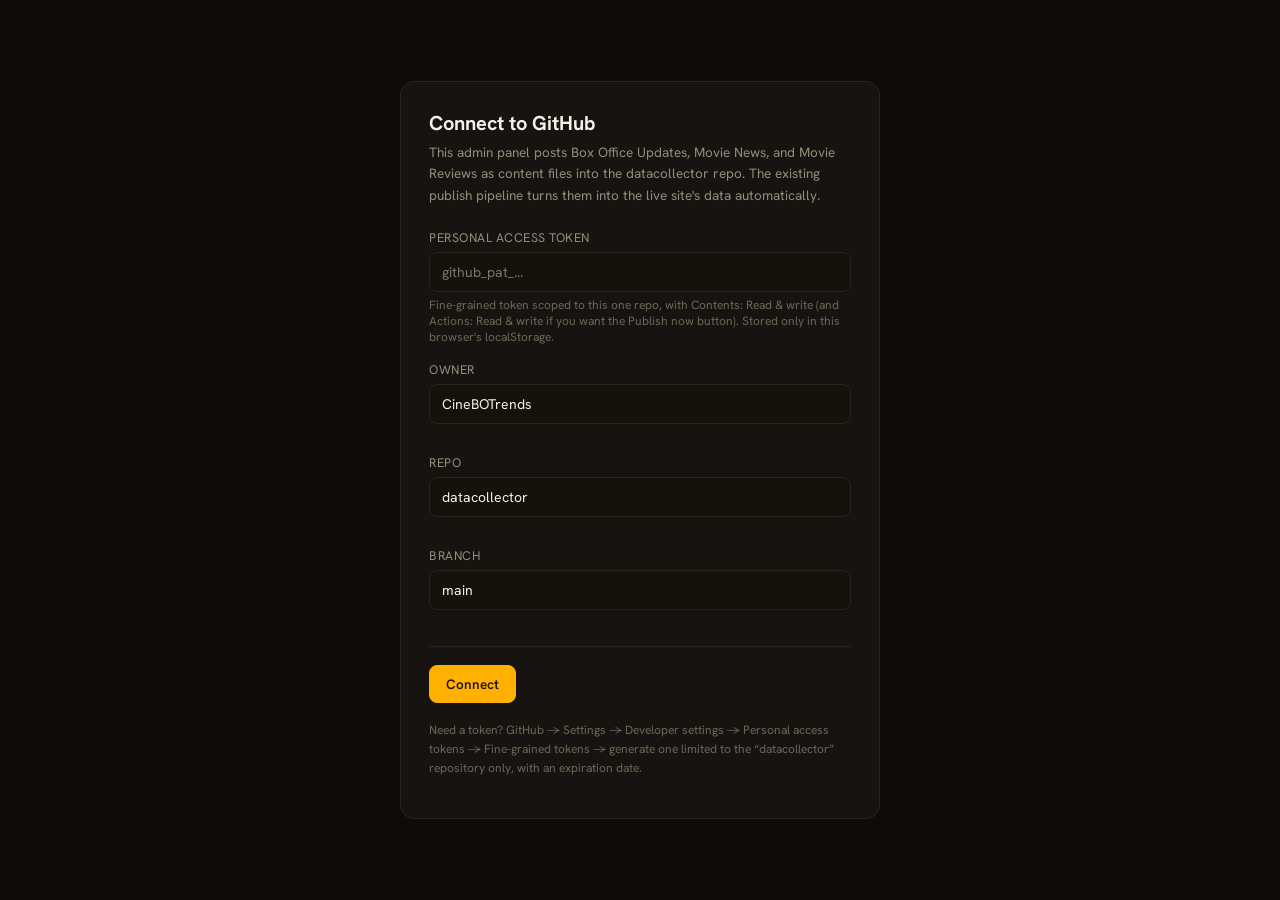
<file: index.html>
<!doctype html>
<html lang="en">
<head>
  <meta charset="utf-8" />
  <meta name="viewport" content="width=device-width, initial-scale=1" />
  <meta name="robots" content="noindex, nofollow" />
  <title>CineBOTrends — Admin</title>
  <link rel="preconnect" href="https://fonts.googleapis.com">
  <link rel="preconnect" href="https://fonts.gstatic.com" crossorigin>
  <link href="https://fonts.googleapis.com/css2?family=Hanken+Grotesk:wght@400;500;600;700&family=JetBrains+Mono:wght@400;500;600;700&display=swap" rel="stylesheet">
  <link rel="stylesheet" href="css/admin.css" />
</head>
<body>
  <div id="app"></div>
  <script src="js/admin.js"></script>
</body>
</html>
</file>
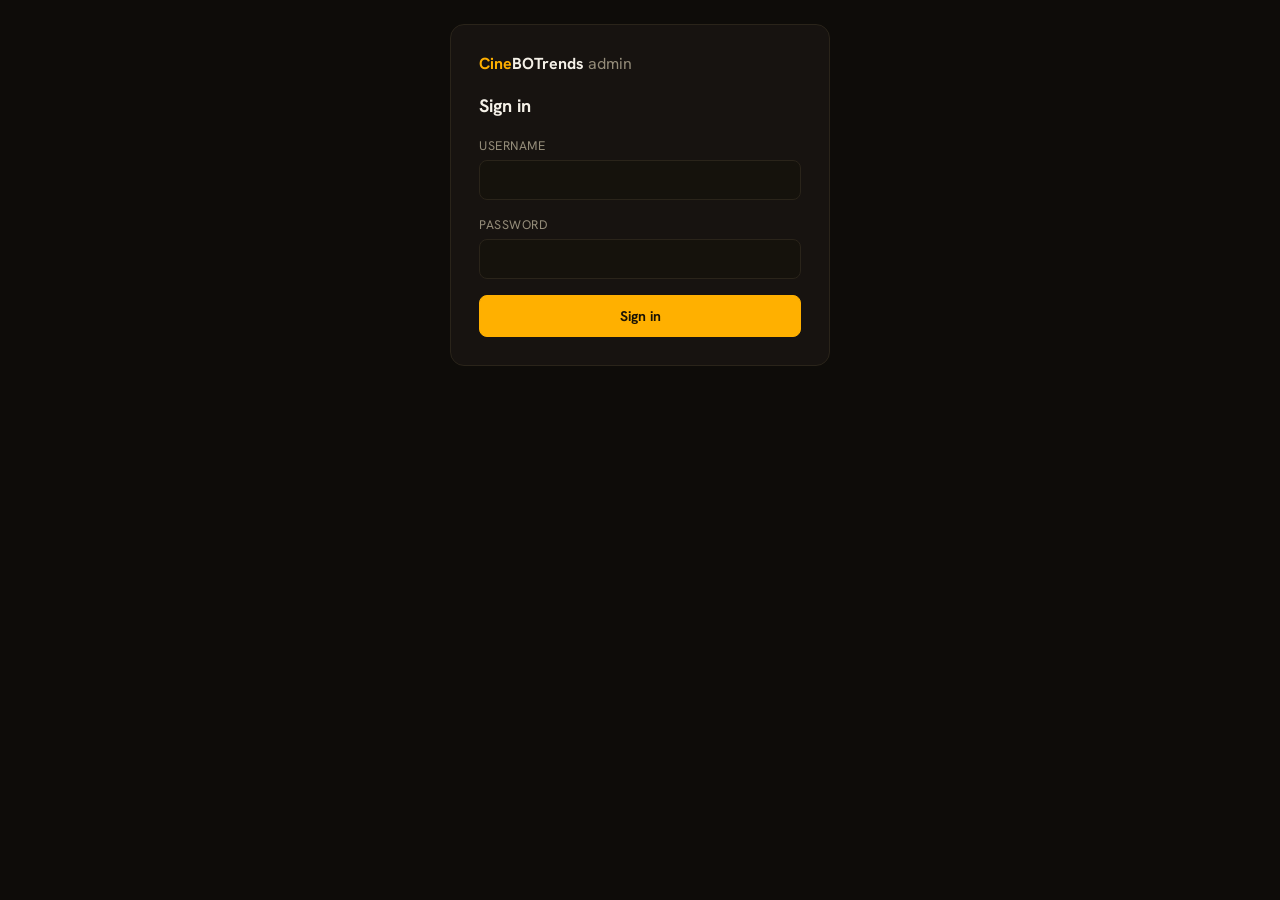
<file: login.html>
<!doctype html>
<html lang="en">
<head>
  <meta charset="utf-8" />
  <meta name="viewport" content="width=device-width, initial-scale=1" />
  <meta name="robots" content="noindex, nofollow" />
  <title>CineBOTrends — Admin Login</title>
  <link rel="preconnect" href="https://fonts.googleapis.com">
  <link rel="preconnect" href="https://fonts.gstatic.com" crossorigin>
  <link href="https://fonts.googleapis.com/css2?family=Hanken+Grotesk:wght@400;500;600;700&display=swap" rel="stylesheet">
  <style>
    :root { --bg:#0E0C09; --card:#171310; --line:#2a241a; --text:#F5F1E8; --muted:#948C79; --gold:#FFB000; }
    * { box-sizing: border-box; }
    html, body { margin: 0; min-height: 100%; background: var(--bg); color: var(--text); font-family: "Hanken Grotesk", system-ui, sans-serif; }
    body { display: flex; align-items: center; justify-content: center; padding: 24px; }
    .card { width: 100%; max-width: 380px; background: var(--card); border: 1px solid var(--line); border-radius: 14px; padding: 28px; }
    .brand { font-weight: 700; font-size: 16px; margin-bottom: 20px; }
    .brand .cine { color: var(--gold); }
    h1 { font-size: 18px; margin: 0 0 20px; }
    label { font-size: 12.5px; color: var(--muted); text-transform: uppercase; letter-spacing: .04em; display: block; margin-bottom: 6px; }
    input {
      width: 100%; background: #15120c; border: 1px solid var(--line); color: var(--text);
      border-radius: 8px; padding: 10px 12px; font-size: 14px; margin-bottom: 16px; font-family: inherit;
    }
    input:focus { outline: none; border-color: var(--gold); }
    button {
      width: 100%; border: 1px solid var(--gold); background: var(--gold); color: #1a1305;
      border-radius: 8px; padding: 11px; font-size: 14px; font-weight: 700; cursor: pointer; font-family: inherit;
    }
    button:disabled { opacity: .6; cursor: not-allowed; }
    .error {
      background: rgba(229,72,77,.1); border: 1px solid rgba(229,72,77,.4); color: #ff9a9d;
      border-radius: 8px; padding: 10px 12px; font-size: 13px; margin-bottom: 16px; display: none;
    }
  </style>
</head>
<body>
  <form class="card" id="loginForm">
    <div class="brand"><span class="cine">Cine</span>BOTrends <span style="color:var(--muted);font-weight:400">admin</span></div>
    <h1>Sign in</h1>
    <div class="error" id="err"></div>
    <label for="u">Username</label>
    <input id="u" name="username" autocomplete="username" required />
    <label for="p">Password</label>
    <input id="p" name="password" type="password" autocomplete="current-password" required />
    <button type="submit" id="btn">Sign in</button>
  </form>
  <script>
    (function () {
      var form = document.getElementById("loginForm");
      var err = document.getElementById("err");
      var btn = document.getElementById("btn");
      form.addEventListener("submit", function (e) {
        e.preventDefault();
        err.style.display = "none";
        btn.disabled = true;
        btn.textContent = "Signing in…";
        fetch("/api/login", {
          method: "POST",
          headers: { "Content-Type": "application/json" },
          body: JSON.stringify({
            username: document.getElementById("u").value,
            password: document.getElementById("p").value,
          }),
        })
          .then(function (res) {
            return res.json().then(function (data) {
              if (!res.ok) throw new Error(data.error || "Login failed");
              return data;
            });
          })
          .then(function () {
            var params = new URLSearchParams(location.search);
            location.href = params.get("next") || "/";
          })
          .catch(function (e) {
            err.textContent = e.message;
            err.style.display = "block";
            btn.disabled = false;
            btn.textContent = "Sign in";
          });
      });
    })();
  </script>
</body>
</html>
</file>
<file: css/admin.css>
:root {
  --bg: #0E0C09;
  --bg-2: #15120c;
  --card: #171310;
  --line: #2a241a;
  --text: #F5F1E8;
  --muted: #948C79;
  --muted-2: #6E6757;
  --gold: #FFB000;
  --red: #E5484D;
  --green: #3FB950;
  --mono: "JetBrains Mono", monospace;
  --sans: "Hanken Grotesk", system-ui, sans-serif;
  --r: 10px;
}

* { box-sizing: border-box; }

html, body {
  margin: 0;
  min-height: 100%;
  background: var(--bg);
  color: var(--text);
  font-family: var(--sans);
}

#app { min-height: 100vh; display: flex; flex-direction: column; }

a { color: var(--gold); }

button {
  font-family: var(--sans);
  cursor: pointer;
  border: 1px solid var(--line);
  background: var(--bg-2);
  color: var(--text);
  border-radius: 8px;
  padding: 9px 16px;
  font-size: 13.5px;
  font-weight: 600;
  transition: border-color .15s ease, background .15s ease;
}
button:hover { border-color: var(--gold); }
button:disabled { opacity: .5; cursor: not-allowed; }
button.primary { background: var(--gold); color: #1a1305; border-color: var(--gold); }
button.primary:hover { filter: brightness(1.08); }
button.danger { color: var(--red); }
button.ghost { background: transparent; border-color: transparent; }

input, textarea, select {
  font-family: var(--sans);
  background: var(--bg-2);
  border: 1px solid var(--line);
  color: var(--text);
  border-radius: 8px;
  padding: 10px 12px;
  font-size: 14px;
  width: 100%;
}
input:focus, textarea:focus, select:focus {
  outline: none;
  border-color: var(--gold);
}
textarea { resize: vertical; min-height: 140px; line-height: 1.6; font-family: var(--mono); font-size: 13px; }
label { font-size: 12.5px; color: var(--muted); text-transform: uppercase; letter-spacing: .04em; display: block; margin-bottom: 6px; }
.field { margin-bottom: 16px; }
.field .hint { font-size: 12px; color: var(--muted-2); margin-top: 5px; }
.row { display: flex; gap: 14px; flex-wrap: wrap; }
.row > .field { flex: 1; min-width: 220px; }

/* ---------- top bar ---------- */
.topbar {
  display: flex; align-items: center; justify-content: space-between;
  padding: 14px 24px; border-bottom: 1px solid var(--line); background: var(--bg-2);
  position: sticky; top: 0; z-index: 10;
}
.brand { display: flex; align-items: center; gap: 10px; font-weight: 700; font-size: 16px; }
.brand .cine { color: var(--gold); }
.brand .tag {
  font-family: var(--mono); font-size: 10.5px; color: var(--muted);
  border: 1px solid var(--line); border-radius: 6px; padding: 2px 7px; letter-spacing: .05em;
}
.conn { display: flex; align-items: center; gap: 12px; font-size: 12.5px; color: var(--muted); }
.conn .dot { width: 8px; height: 8px; border-radius: 50%; background: var(--green); display: inline-block; }
.conn code { font-family: var(--mono); color: var(--text); }

/* ---------- connect screen ---------- */
.connect-wrap { flex: 1; display: flex; align-items: center; justify-content: center; padding: 24px; }
.connect-card {
  width: 100%; max-width: 480px; background: var(--card); border: 1px solid var(--line);
  border-radius: 14px; padding: 28px;
}
.connect-card h1 { font-size: 20px; margin: 0 0 6px; }
.connect-card p.lead { color: var(--muted); font-size: 13.5px; margin: 0 0 22px; line-height: 1.6; }
.connect-card .footnote { font-size: 12px; color: var(--muted-2); margin-top: 18px; line-height: 1.6; }
.error-box {
  background: rgba(229,72,77,.1); border: 1px solid rgba(229,72,77,.4); color: #ff9a9d;
  border-radius: 8px; padding: 10px 12px; font-size: 13px; margin-bottom: 16px;
}

/* ---------- main layout ---------- */
.main { flex: 1; max-width: 1080px; width: 100%; margin: 0 auto; padding: 28px 24px 60px; }
.tabs { display: flex; gap: 4px; border-bottom: 1px solid var(--line); margin-bottom: 24px; }
.tab {
  padding: 11px 18px; cursor: pointer; font-weight: 600; font-size: 13.5px; color: var(--muted);
  border-bottom: 2px solid transparent; user-select: none;
}
.tab.active { color: var(--gold); border-bottom-color: var(--gold); }
.tab .count { font-family: var(--mono); font-size: 11px; color: var(--muted-2); margin-left: 5px; }

.panel-head { display: flex; align-items: center; justify-content: space-between; margin-bottom: 16px; }
.panel-head h2 { font-size: 17px; margin: 0; }
.panel-head p { color: var(--muted); font-size: 13px; margin: 4px 0 0; }

.list { display: flex; flex-direction: column; gap: 10px; }
.post-card {
  display: flex; align-items: center; gap: 14px; background: var(--card); border: 1px solid var(--line);
  border-radius: var(--r); padding: 14px 16px;
}
.post-card .thumb {
  width: 52px; height: 52px; border-radius: 8px; background: var(--bg-2) center/cover no-repeat;
  flex-shrink: 0; border: 1px solid var(--line);
}
.post-card .info { flex: 1; min-width: 0; }
.post-card .title { font-weight: 600; font-size: 14.5px; white-space: nowrap; overflow: hidden; text-overflow: ellipsis; }
.post-card .meta { font-family: var(--mono); font-size: 11.5px; color: var(--muted); margin-top: 3px; }
.post-card .actions { display: flex; gap: 8px; flex-shrink: 0; }
.post-card .actions button { padding: 7px 12px; font-size: 12.5px; }

.empty { color: var(--muted); font-size: 14px; padding: 40px 0; text-align: center; }
.loading { color: var(--muted); font-size: 14px; padding: 40px 0; text-align: center; }

/* ---------- form ---------- */
.form-card { background: var(--card); border: 1px solid var(--line); border-radius: 14px; padding: 22px 24px; }
.form-actions { display: flex; gap: 10px; margin-top: 20px; padding-top: 18px; border-top: 1px solid var(--line); }
.form-actions .spacer { flex: 1; }

/* ---------- toast ---------- */
.toast-stack { position: fixed; bottom: 20px; right: 20px; display: flex; flex-direction: column; gap: 10px; z-index: 100; }
.toast {
  background: var(--card); border: 1px solid var(--line); border-left: 3px solid var(--gold);
  border-radius: 8px; padding: 12px 16px; font-size: 13.5px; max-width: 340px; box-shadow: 0 8px 24px rgba(0,0,0,.4);
}
.toast.error { border-left-color: var(--red); }
.toast.success { border-left-color: var(--green); }

.publish-banner {
  display: flex; align-items: center; gap: 12px; background: rgba(255,176,0,.08); border: 1px solid rgba(255,176,0,.3);
  border-radius: 10px; padding: 12px 16px; margin-bottom: 18px; font-size: 13.5px;
}
.publish-banner .spacer { flex: 1; }
.publish-banner p { margin: 0; color: var(--muted); }

.settings-link { background: none; border: none; color: var(--muted); font-size: 12.5px; text-decoration: underline; padding: 0; }
</file>
